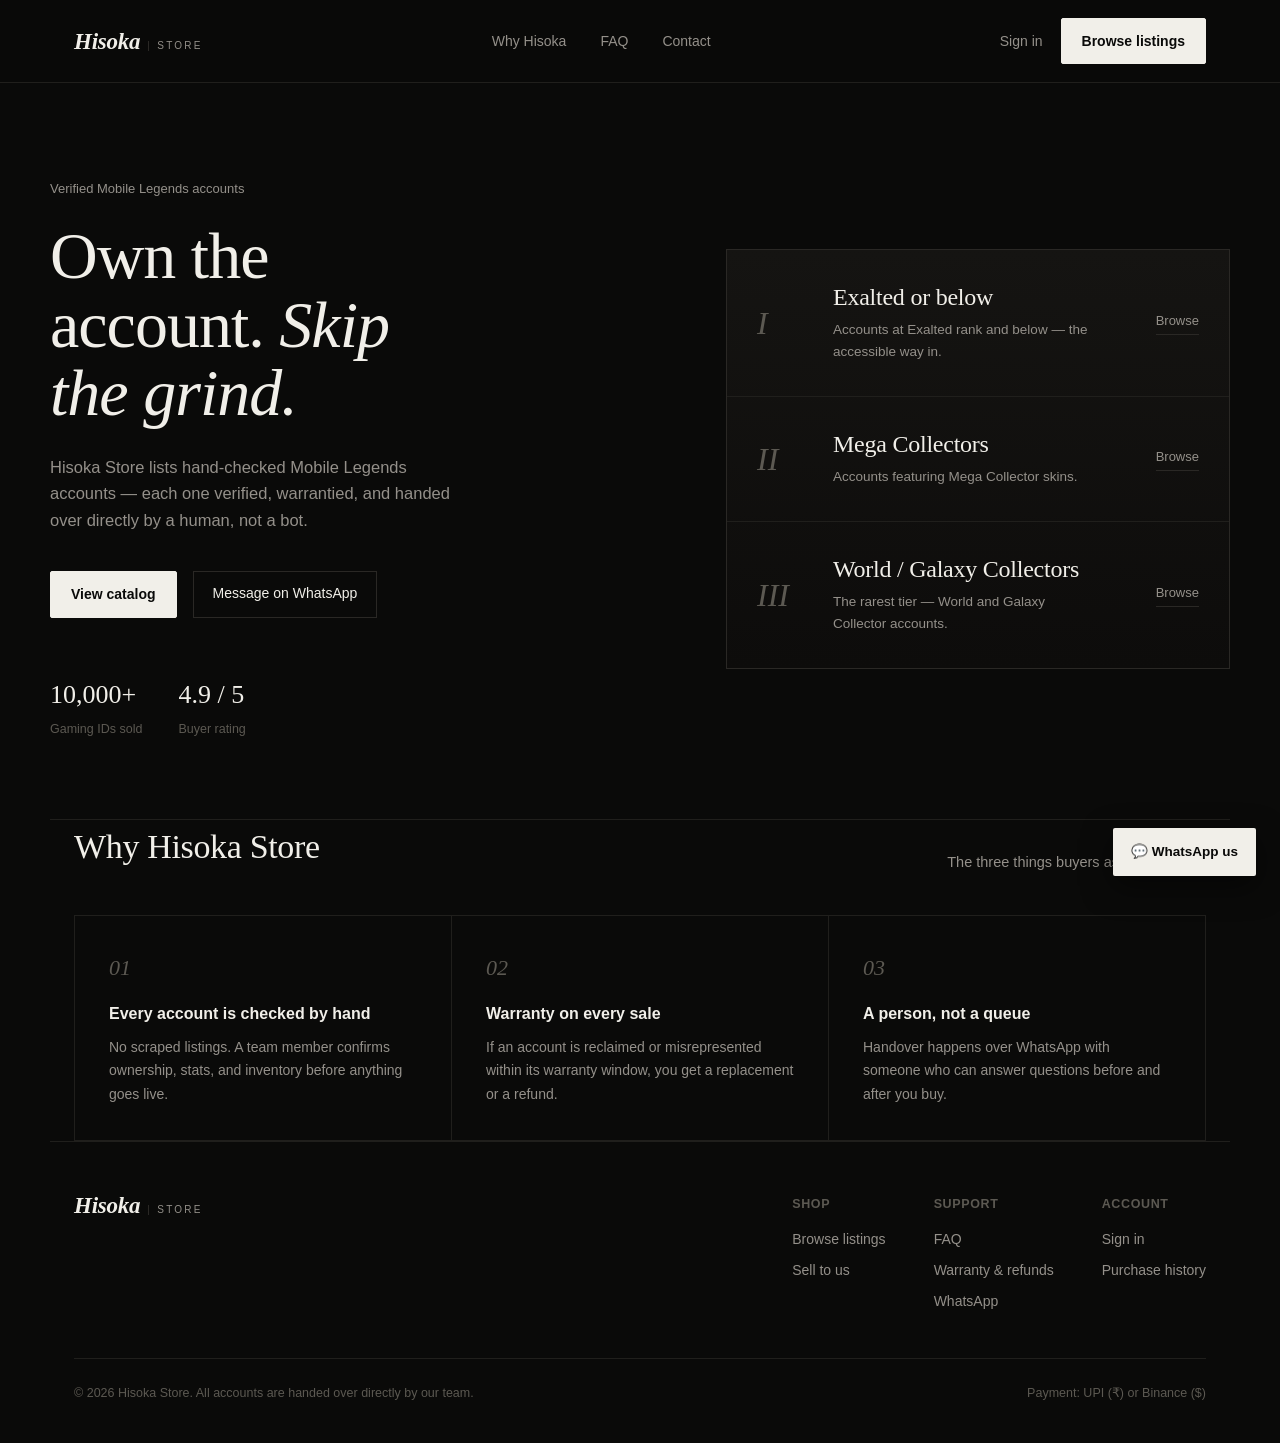
<file: index.html>
<!DOCTYPE html>
<html lang="en">
<head>
<meta charset="UTF-8">
<meta name="viewport" content="width=device-width, initial-scale=1, viewport-fit=cover">
<meta http-equiv="Content-Security-Policy" content="default-src 'self'; script-src 'self' 'unsafe-inline'; style-src 'self' 'unsafe-inline' https://fonts.googleapis.com; font-src https://fonts.gstatic.com; img-src 'self' data: https:; connect-src 'none'; base-uri 'self'; form-action 'self'; object-src 'none'; frame-src 'none'">
<meta name="referrer" content="strict-origin-when-cross-origin">
<title>Hisoka Store</title>
<link rel="preconnect" href="https://fonts.googleapis.com">
<link rel="preconnect" href="https://fonts.gstatic.com" crossorigin>
<link href="https://fonts.googleapis.com/css2?family=Fraunces:ital,wght@0,400;0,600;1,400;1,500&family=Inter:wght@400;500;600&display=swap" rel="stylesheet">
<style>
  :root{
    --bg:#0a0a09; --bg-alt:#131211; --panel:#171614;
    --fg:#f1efe9; --muted:#94908a; --faint:#5c5952;
    --line:#2a2825; --line-soft:#201f1c;
    --white:#f1efe9;
    box-sizing:border-box;
    padding-top:env(safe-area-inset-top,0px);
    padding-bottom:env(safe-area-inset-bottom,0px);
  }
  *{box-sizing:inherit; margin:0; padding:0;}
  html{scroll-padding-top:env(safe-area-inset-top,0px); scroll-behavior:smooth;}
  body{
    background:var(--bg); color:var(--fg);
    font-family:'Inter',sans-serif; font-size:16px; line-height:1.6;
    -webkit-font-smoothing:antialiased;
    overflow-x:hidden;
  }
  img{max-width:100%; display:block;}
  a{color:inherit; text-decoration:none;}
  .wrap{max-width:1180px; margin:0 auto; padding:0 24px;}
  ::selection{background:var(--fg); color:var(--bg);}

  /* ---- header ---- */
  header{
    position:sticky; top:0; z-index:50;
    background:rgba(10,10,9,0.85); backdrop-filter:blur(10px);
    border-bottom:1px solid var(--line-soft);
    padding-top:env(safe-area-inset-top,0px);
  }
  .nav{display:flex; align-items:center; justify-content:space-between; padding:18px 24px; max-width:1180px; margin:0 auto;}
  .logo{display:flex; align-items:baseline; gap:8px; line-height:1;}
  .logo .word{font-family:'Fraunces',serif; font-style:italic; font-weight:600; font-size:23px; letter-spacing:-0.01em;}
  .logo .sub{font-size:10px; letter-spacing:0.22em; color:var(--muted); border-left:1px solid var(--line); padding-left:8px;}
  nav.links{display:flex; gap:34px; font-size:14px; color:var(--muted);}
  nav.links a{transition:color .2s ease;}
  nav.links a:hover{color:var(--fg);}
  .nav-actions{display:flex; align-items:center; gap:18px;}
  .btn-ghost{font-size:14px; color:var(--muted); transition:color .2s ease;}
  .btn-ghost:hover{color:var(--fg);}
  .btn{
    display:inline-flex; align-items:center; gap:8px;
    background:var(--fg); color:var(--bg);
    padding:11px 20px; font-size:14px; font-weight:600;
    border:1px solid var(--fg); border-radius:2px;
    transition:transform .18s ease, box-shadow .18s ease;
  }
  .btn:hover{transform:translateY(-1px); box-shadow:0 6px 20px rgba(0,0,0,.35);}
  .btn-outline{
    background:transparent; color:var(--fg); border:1px solid var(--line);
    padding:10px 19px; font-size:14px;
    transition:border-color .2s ease, background .2s ease;
  }
  .btn-outline:hover{border-color:var(--fg); background:rgba(255,255,255,.03);}
  .menu-toggle{display:none; flex-direction:column; gap:5px; width:22px; cursor:pointer; background:none; border:none;}
  .menu-toggle span{height:1px; background:var(--fg); width:100%;}

  /* ---- hero ---- */
  .hero{
    padding:96px 0 80px; border-bottom:1px solid var(--line-soft);
    display:grid; grid-template-columns:1.1fr 0.9fr; gap:60px; align-items:center;
  }
  .hero-eyebrow{font-size:13px; color:var(--muted); margin-bottom:22px;}
  .hero h1{
    font-family:'Fraunces',serif; font-weight:400; font-size:clamp(40px,5.4vw,66px);
    line-height:1.04; letter-spacing:-0.015em; max-width:11.5ch;
  }
  .hero h1 em{font-style:italic; font-weight:500;}
  .hero p.lede{margin-top:26px; color:var(--muted); max-width:46ch; font-size:16.5px;}
  .hero-cta{margin-top:38px; display:flex; gap:16px; flex-wrap:wrap;}
  .hero-stats{display:flex; gap:36px; margin-top:56px;}
  .stat .n{font-family:'Fraunces',serif; font-size:26px;}
  .stat .l{font-size:12.5px; color:var(--faint); margin-top:4px;}

  .tier-list{display:flex; flex-direction:column; border:1px solid var(--line); background:linear-gradient(180deg,#151412,#0d0c0b);}
  .tier{
    display:grid; grid-template-columns:56px 1fr auto; align-items:center; gap:20px;
    padding:34px 30px; border-top:1px solid var(--line-soft); position:relative;
    transition:background .3s ease;
    opacity:0; transform:translateY(14px);
    animation:rise .7s cubic-bezier(.2,.7,.2,1) forwards;
  }
  .tier:first-child{border-top:none; animation-delay:.12s;}
  .tier:nth-child(2){animation-delay:.28s;}
  .tier:nth-child(3){animation-delay:.44s;}
  .tier::before{content:""; position:absolute; left:0; top:0; bottom:0; width:2px; background:var(--fg); transform:scaleY(0); transform-origin:top; transition:transform .35s ease;}
  .tier:hover{background:rgba(241,239,233,.035);}
  .tier:hover::before{transform:scaleY(1);}
  .tier .num{font-family:'Fraunces',serif; font-style:italic; font-size:32px; color:var(--faint); transition:color .3s ease;}
  .tier:hover .num{color:var(--fg);}
  .tier .name{font-family:'Fraunces',serif; font-size:24px; letter-spacing:-0.01em; line-height:1.15;}
  .tier .desc{font-size:13.5px; color:var(--muted); margin-top:7px; max-width:34ch;}
  .tier .go{font-size:13px; color:var(--muted); white-space:nowrap; border-bottom:1px solid var(--line); padding-bottom:2px; transition:color .25s ease, border-color .25s ease;}
  .tier:hover .go{color:var(--fg); border-color:var(--fg);}
  @keyframes rise{to{opacity:1; transform:translateY(0);}}

  /* ---- section shell ---- */
  section{padding:76px 0; border-bottom:1px solid var(--line-soft);}
  .section-head{display:flex; justify-content:space-between; align-items:flex-end; margin-bottom:40px; gap:20px;}
  .section-head h2{font-family:'Fraunces',serif; font-weight:400; font-size:clamp(26px,3vw,34px); letter-spacing:-0.01em;}
  .section-head p{color:var(--muted); font-size:14.5px; max-width:34ch;}

  /* ---- categories ---- */
  .cat-grid{display:grid; grid-template-columns:repeat(3,1fr); gap:1px; background:var(--line-soft); border:1px solid var(--line-soft);}
  .cat-tile{
    background:var(--bg); padding:34px 22px; position:relative; min-height:150px;
    display:flex; flex-direction:column; justify-content:space-between;
    transition:background .25s ease;
  }
  .cat-tile:hover{background:var(--bg-alt);}
  .cat-tile .name{font-family:'Fraunces',serif; font-style:italic; font-size:20px;}
  .cat-tile .count{font-size:12.5px; color:var(--faint);}
  .cat-tile .arrow{align-self:flex-end; font-size:18px; color:var(--muted); transition:transform .25s ease;}
  .cat-tile:hover .arrow{transform:translate(3px,-3px);}

  /* ---- listings ---- */
  .grid4{display:grid; grid-template-columns:repeat(4,1fr); gap:22px;}
  .listing{border:1px solid var(--line); transition:border-color .2s ease;}
  .listing:hover{border-color:var(--faint);}
  .listing .thumb{aspect-ratio:4/3; background:linear-gradient(135deg,#1c1a17,#0e0d0c); position:relative; overflow:hidden;}
  .listing .thumb::after{content:attr(data-tag); position:absolute; top:12px; left:12px; font-size:10.5px; letter-spacing:.06em; color:var(--muted); border:1px solid var(--line); padding:4px 8px; background:rgba(10,10,9,.6);}
  .listing .body{padding:18px;}
  .listing .collection{font-size:11.5px; color:var(--muted); margin-bottom:6px;}
  .listing .title{font-size:15.5px; font-weight:500; margin-bottom:10px; line-height:1.35;}
  .listing .meta{display:flex; justify-content:space-between; align-items:center; border-top:1px solid var(--line-soft); padding-top:12px;}
  .listing .price{font-family:'Fraunces',serif; font-size:18px;}
  .listing .warranty{font-size:11.5px; color:var(--faint);}

  /* ---- whatsapp cta band ---- */
  .cta-band{
    background:var(--panel); border:1px solid var(--line);
    padding:52px; display:flex; justify-content:space-between; align-items:center; gap:30px;
  }
  .cta-band h3{font-family:'Fraunces',serif; font-weight:400; font-size:28px; max-width:16ch;}
  .cta-band p{color:var(--muted); margin-top:10px; font-size:14.5px;}
  .wa-btn{
    display:inline-flex; align-items:center; gap:10px; white-space:nowrap;
    background:var(--fg); color:var(--bg); padding:14px 24px; font-weight:600; font-size:15px; border-radius:2px;
    transition:transform .18s ease;
  }
  .wa-btn:hover{transform:translateY(-1px);}

  /* ---- why us ---- */
  .why-grid{display:grid; grid-template-columns:repeat(3,1fr); gap:1px; background:var(--line-soft); border:1px solid var(--line-soft);}
  .why-item{background:var(--bg); padding:34px;}
  .why-item .mark{font-family:'Fraunces',serif; font-style:italic; font-size:22px; color:var(--faint); margin-bottom:16px;}
  .why-item h4{font-size:16px; margin-bottom:10px;}
  .why-item p{font-size:14px; color:var(--muted); line-height:1.65;}

  /* ---- footer ---- */
  footer{padding:52px 0 40px;}
  .foot-top{display:flex; justify-content:space-between; flex-wrap:wrap; gap:32px; padding-bottom:36px; border-bottom:1px solid var(--line-soft);}
  .foot-links{display:flex; gap:48px; flex-wrap:wrap;}
  .foot-col h5{font-size:12.5px; color:var(--faint); letter-spacing:.05em; margin-bottom:14px;}
  .foot-col a{display:block; font-size:14px; color:var(--muted); margin-bottom:9px; transition:color .2s ease;}
  .foot-col a:hover{color:var(--fg);}
  .foot-bottom{display:flex; justify-content:space-between; padding-top:24px; font-size:12.5px; color:var(--faint); flex-wrap:wrap; gap:10px;}

  /* ---- floating whatsapp ---- */
  .wa-float{
    position:fixed; bottom:24px; right:24px; z-index:60;
    padding-bottom:env(safe-area-inset-bottom,0px);
    background:var(--fg); color:var(--bg); border-radius:2px;
    padding:13px 18px; font-size:13.5px; font-weight:600;
    display:flex; align-items:center; gap:8px;
    box-shadow:0 10px 30px rgba(0,0,0,.5);
    transition:transform .2s ease;
  }
  .wa-float:hover{transform:translateY(-2px);}

  @media (max-width:880px){
    nav.links{display:none;}
    .menu-toggle{display:flex;}
    .hero{grid-template-columns:1fr; padding:56px 0 48px;}
    .tier-list{margin-top:20px;}
    .tier{grid-template-columns:40px 1fr; padding:24px 20px; gap:14px;}
    .tier .go{display:none;}
    .tier .num{font-size:26px;}
    .tier .name{font-size:21px;}
    .cat-grid{grid-template-columns:1fr;}
    .grid4{grid-template-columns:repeat(2,1fr);}
    .why-grid{grid-template-columns:1fr;}
    .cta-band{flex-direction:column; align-items:flex-start; padding:34px;}
    .hero-stats{gap:24px;}
  }
  @media (prefers-reduced-motion:reduce){
    .tier{animation:none; opacity:1; transform:none;}
    html{scroll-behavior:auto;}
  }
</style>
</head>
<body>

<header>
  <div class="nav">
    <div class="logo"><span class="word">Hisoka</span><span class="sub">STORE</span></div>
    <nav class="links">
      <a href="#why">Why Hisoka</a>
      <a href="hisoka-store-trust.html">FAQ</a>
      <a href="#contact">Contact</a>
    </nav>
    <div class="nav-actions">
      <a class="btn-ghost" href="hisoka-store-account.html">Sign in</a>
      <a class="btn" href="hisoka-store-catalog.html">Browse listings</a>
      <button class="menu-toggle" aria-label="Menu"><span></span><span></span><span></span></button>
    </div>
  </div>
</header>

<main>
  <section class="hero wrap" style="border-bottom:1px solid var(--line-soft); padding-left:0; padding-right:0;">
    <div>
      <div class="hero-eyebrow">Verified Mobile Legends accounts</div>
      <h1>Own the account. <em>Skip the grind.</em></h1>
      <p class="lede">Hisoka Store lists hand-checked Mobile Legends accounts — each one verified, warrantied, and handed over directly by a human, not a bot.</p>
      <div class="hero-cta">
        <a class="btn" href="hisoka-store-catalog.html">View catalog</a>
        <a class="btn-outline" href="#contact">Message on WhatsApp</a>
      </div>
      <div class="hero-stats">
        <div class="stat"><div class="n">10,000+</div><div class="l">Gaming IDs sold</div></div>
        <div class="stat"><div class="n">4.9 / 5</div><div class="l">Buyer rating</div></div>
      </div>
    </div>
    <div class="tier-list">
      <a class="tier" href="hisoka-store-catalog.html?category=Exalted%20or%20below">
        <span class="num">I</span>
        <div><div class="name">Exalted or below</div><div class="desc">Accounts at Exalted rank and below — the accessible way in.</div></div>
        <span class="go">Browse</span>
      </a>
      <a class="tier" href="hisoka-store-catalog.html?category=Mega%20Collectors">
        <span class="num">II</span>
        <div><div class="name">Mega Collectors</div><div class="desc">Accounts featuring Mega Collector skins.</div></div>
        <span class="go">Browse</span>
      </a>
      <a class="tier" href="hisoka-store-catalog.html?category=World%2FGalaxy%20Collectors">
        <span class="num">III</span>
        <div><div class="name">World / Galaxy Collectors</div><div class="desc">The rarest tier — World and Galaxy Collector accounts.</div></div>
        <span class="go">Browse</span>
      </a>
    </div>
  </section>

  <section id="why" class="wrap">
    <div class="section-head">
      <h2>Why Hisoka Store</h2>
      <p>The three things buyers ask about most.</p>
    </div>
    <div class="why-grid">
      <div class="why-item">
        <div class="mark">01</div>
        <h4>Every account is checked by hand</h4>
        <p>No scraped listings. A team member confirms ownership, stats, and inventory before anything goes live.</p>
      </div>
      <div class="why-item">
        <div class="mark">02</div>
        <h4>Warranty on every sale</h4>
        <p>If an account is reclaimed or misrepresented within its warranty window, you get a replacement or a refund.</p>
      </div>
      <div class="why-item">
        <div class="mark">03</div>
        <h4>A person, not a queue</h4>
        <p>Handover happens over WhatsApp with someone who can answer questions before and after you buy.</p>
      </div>
    </div>
  </section>
</main>

<footer id="contact">
  <div class="wrap">
    <div class="foot-top">
      <div class="logo"><span class="word">Hisoka</span><span class="sub">STORE</span></div>
      <div class="foot-links">
        <div class="foot-col">
          <h5>SHOP</h5>
          <a href="hisoka-store-catalog.html">Browse listings</a>
          <a href="#">Sell to us</a>
        </div>
        <div class="foot-col">
          <h5>SUPPORT</h5>
          <a href="hisoka-store-trust.html#faq">FAQ</a>
          <a href="hisoka-store-trust.html#warranty">Warranty &amp; refunds</a>
          <a href="https://wa.me/916009021896" target="_blank" rel="noopener">WhatsApp</a>
        </div>
        <div class="foot-col">
          <h5>ACCOUNT</h5>
          <a href="hisoka-store-account.html">Sign in</a>
          <a href="hisoka-store-dashboard.html">Purchase history</a>
        </div>
      </div>
    </div>
    <div class="foot-bottom">
      <span>© 2026 Hisoka Store. All accounts are handed over directly by our team.</span>
      <span>Payment: UPI (₹) or Binance ($)</span>
    </div>
  </div>
</footer>

<a class="wa-float" href="https://wa.me/916009021896" target="_blank" rel="noopener">💬 WhatsApp us</a>

</body>
</html>
</file>
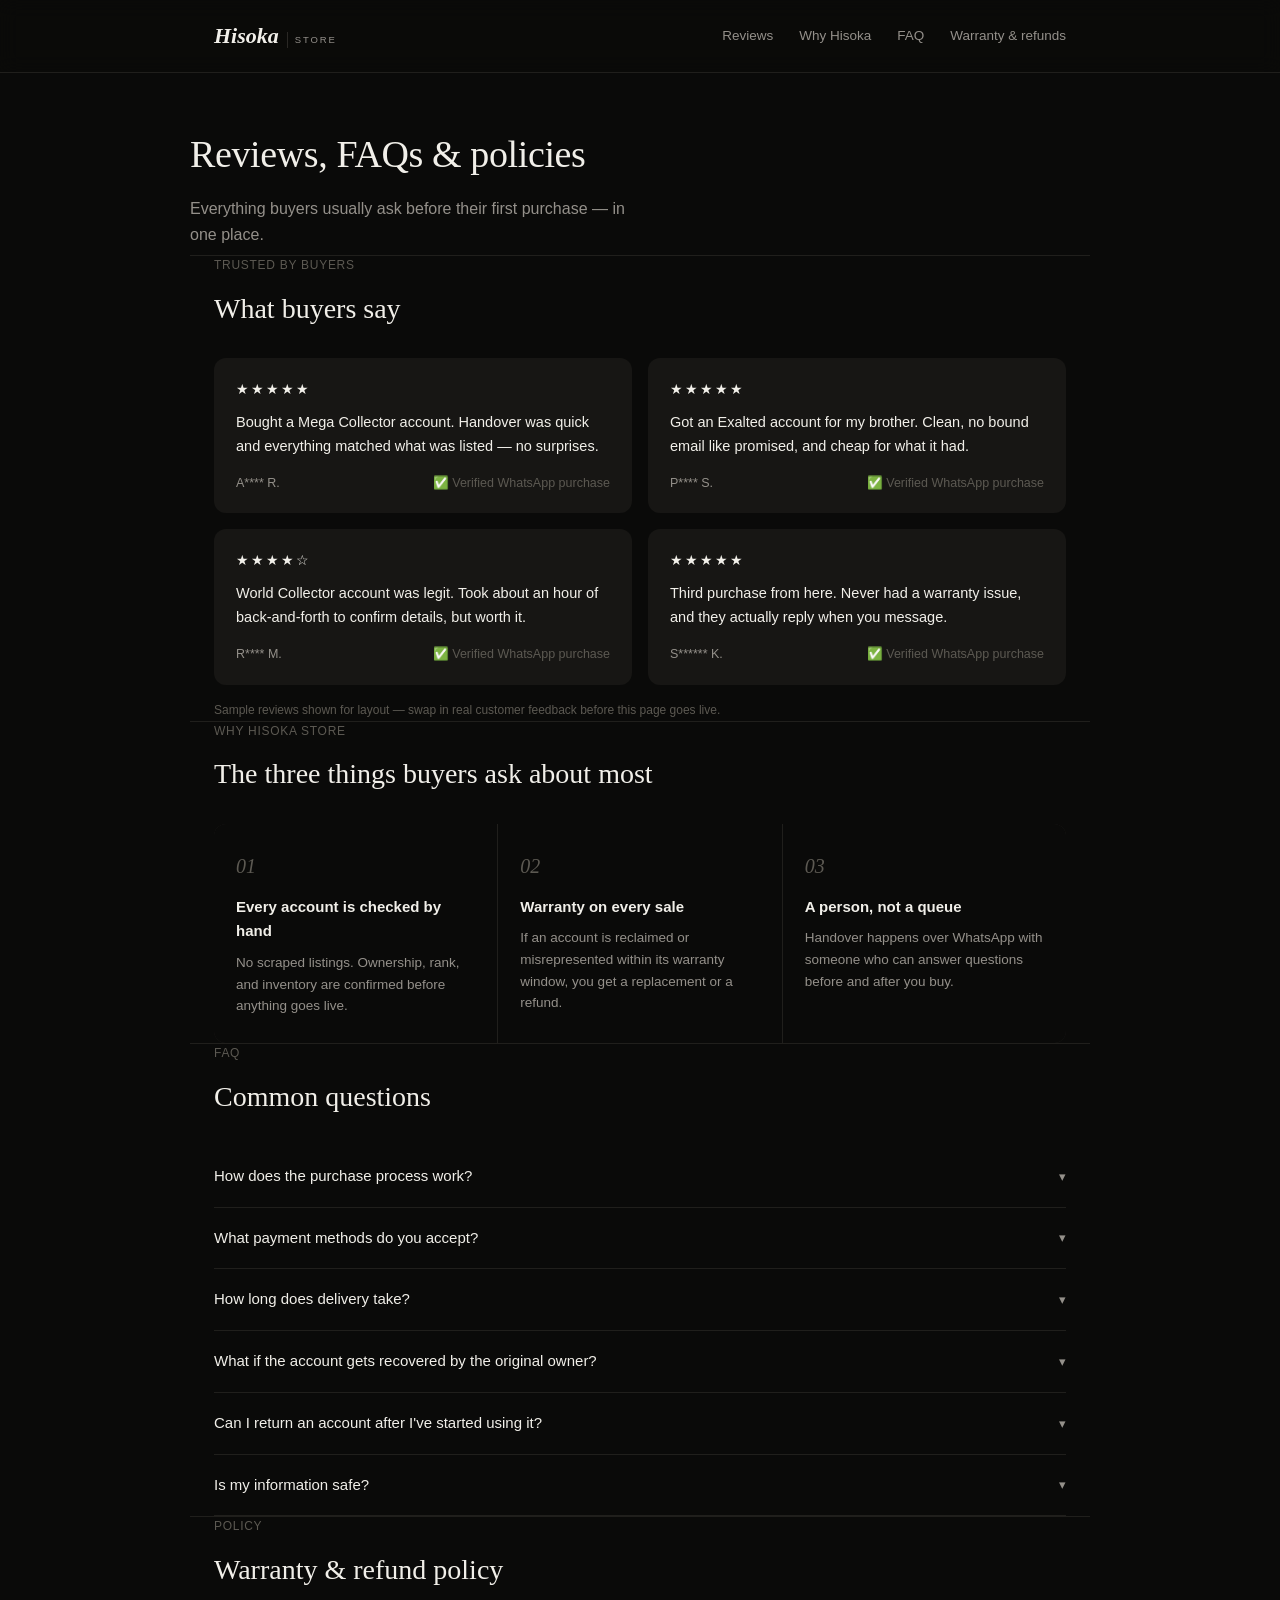
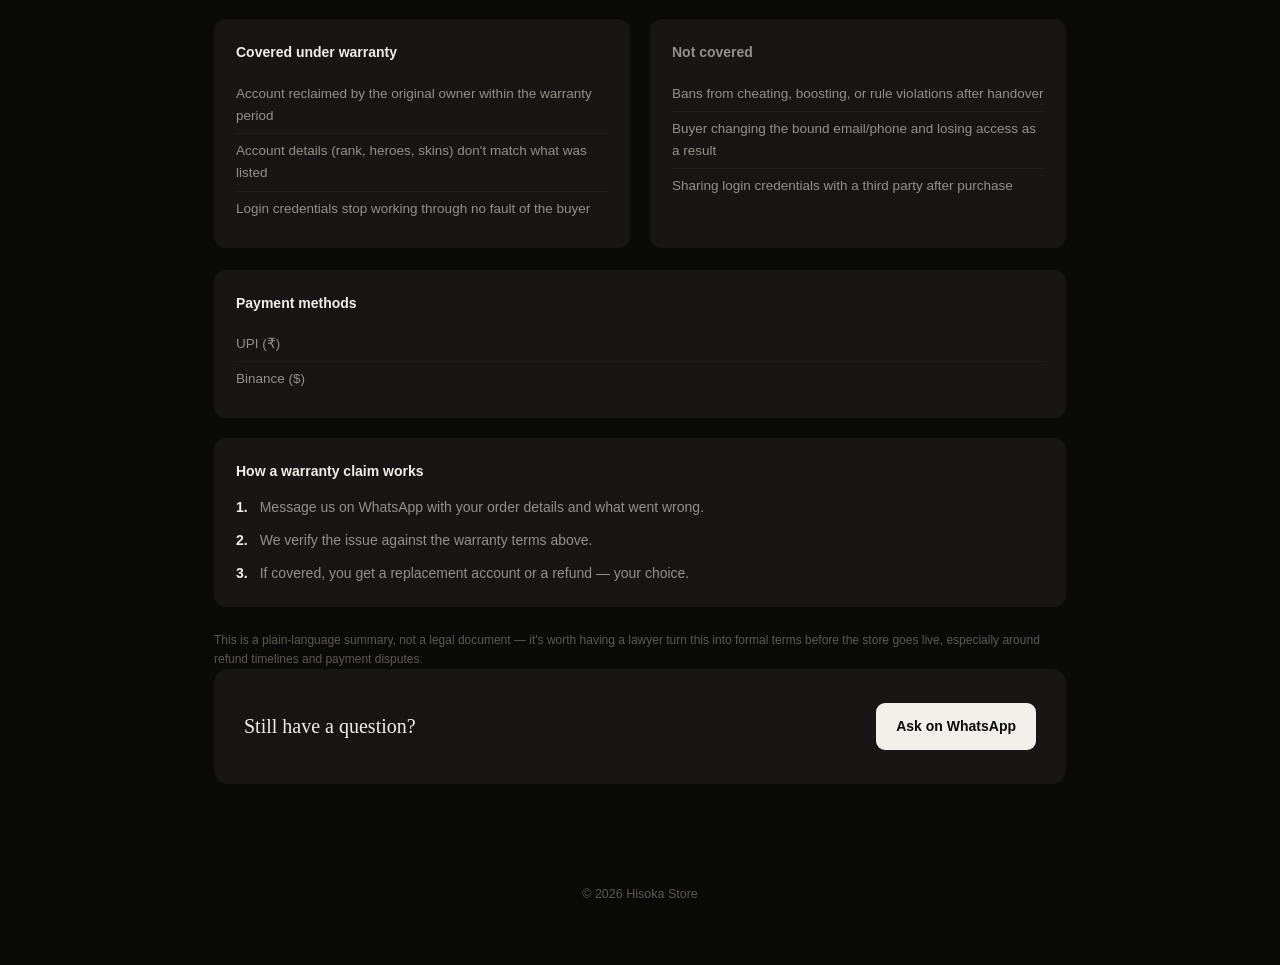
<file: hisoka-store-trust.html>
<!DOCTYPE html>
<html lang="en">
<head>
<meta charset="UTF-8">
<meta name="viewport" content="width=device-width, initial-scale=1, viewport-fit=cover">
<meta http-equiv="Content-Security-Policy" content="default-src 'self'; script-src 'self' 'unsafe-inline'; style-src 'self' 'unsafe-inline' https://fonts.googleapis.com; font-src https://fonts.gstatic.com; img-src 'self' data: https:; connect-src 'none'; base-uri 'self'; form-action 'self'; object-src 'none'; frame-src 'none'">
<meta name="referrer" content="strict-origin-when-cross-origin">
<title>FAQ, Reviews & Policies — Hisoka Store</title>
<link rel="preconnect" href="https://fonts.googleapis.com">
<link rel="preconnect" href="https://fonts.gstatic.com" crossorigin>
<link href="https://fonts.googleapis.com/css2?family=Fraunces:ital,wght@0,400;0,600;1,400;1,500&family=Inter:wght@400;500;600&display=swap" rel="stylesheet">
<style>
  :root{
    --bg:#0a0a09; --bg-alt:#131211; --panel:#171614;
    --fg:#f1efe9; --muted:#94908a; --faint:#5c5952;
    --line:#2a2825; --line-soft:#201f1c;
    box-sizing:border-box; padding-top:env(safe-area-inset-top,0px); padding-bottom:env(safe-area-inset-bottom,0px);
  }
  *{box-sizing:inherit; margin:0; padding:0;}
  html{scroll-padding-top:80px;}
  body{background:var(--bg); color:var(--fg); font-family:'Inter',sans-serif; font-size:16px; line-height:1.65; -webkit-font-smoothing:antialiased;}
  a{color:inherit; text-decoration:none;}
  .wrap{max-width:900px; margin:0 auto; padding:0 24px;}

  header{position:sticky; top:0; z-index:50; background:rgba(10,10,9,0.9); backdrop-filter:blur(10px); border-bottom:1px solid var(--line-soft); padding-top:env(safe-area-inset-top,0px);}
  .nav{display:flex; align-items:center; justify-content:space-between; padding:18px 24px; max-width:900px; margin:0 auto;}
  .logo{display:flex; align-items:baseline; gap:8px;}
  .logo .word{font-family:'Fraunces',serif; font-style:italic; font-weight:600; font-size:22px;}
  .logo .sub{font-size:9.5px; letter-spacing:.2em; color:var(--muted); border-left:1px solid var(--line); padding-left:7px;}
  .jump{display:flex; gap:26px; font-size:13.5px; color:var(--muted);}
  .jump a:hover{color:var(--fg);}
  @media (max-width:640px){ .jump{display:none;} }

  .page-head{padding:50px 0 6px;}
  .page-head h1{font-family:'Fraunces',serif; font-weight:400; font-size:clamp(28px,4vw,38px); letter-spacing:-0.01em;}
  .page-head p{color:var(--muted); margin-top:10px; max-width:52ch;}

  section{padding:56px 0; border-top:1px solid var(--line-soft);}
  .section-tag{font-size:12px; letter-spacing:.06em; color:var(--faint); margin-bottom:10px;}
  h2{font-family:'Fraunces',serif; font-weight:400; font-size:clamp(22px,3vw,28px); margin-bottom:26px;}

  /* reviews */
  .review-grid{display:grid; grid-template-columns:1fr 1fr; gap:16px;}
  .review{background:var(--panel); border-radius:12px; padding:20px 22px;}
  .review .stars{color:var(--fg); font-size:14px; letter-spacing:2px;}
  .review .body{margin:10px 0 14px; font-size:14.5px; color:var(--fg);}
  .review .who{display:flex; justify-content:space-between; align-items:center; font-size:12.5px; color:var(--muted);}
  .review .verified{color:var(--faint);}
  .sample-note{font-size:12px; color:var(--faint); margin-top:16px;}
  @media (max-width:640px){ .review-grid{grid-template-columns:1fr;} }

  /* why us */
  .why-grid{display:grid; grid-template-columns:repeat(3,1fr); gap:1px; background:var(--line-soft); border-radius:12px; overflow:hidden;}
  .why-item{background:var(--bg); padding:26px 22px;}
  .why-item .mark{font-family:'Fraunces',serif; font-style:italic; font-size:20px; color:var(--faint); margin-bottom:12px;}
  .why-item h4{font-size:15px; margin-bottom:8px;}
  .why-item p{font-size:13.5px; color:var(--muted); line-height:1.6;}
  @media (max-width:640px){ .why-grid{grid-template-columns:1fr;} }

  /* faq accordion */
  .faq-item{border-bottom:1px solid var(--line-soft);}
  .faq-q{display:flex; justify-content:space-between; align-items:center; padding:18px 0; cursor:pointer; font-size:15px; font-weight:500;}
  .faq-q .chev{color:var(--muted); font-size:13px; transition:transform .2s ease;}
  .faq-item.open .chev{transform:rotate(180deg);}
  .faq-a{max-height:0; overflow:hidden; transition:max-height .25s ease;}
  .faq-a p{padding-bottom:18px; color:var(--muted); font-size:14.5px; max-width:64ch;}

  /* warranty */
  .policy-grid{display:grid; grid-template-columns:1fr 1fr; gap:20px; margin-bottom:22px;}
  .policy-box{background:var(--panel); border-radius:12px; padding:22px;}
  .policy-box h4{font-size:14px; margin-bottom:12px;}
  .policy-box.covered h4{color:var(--fg);}
  .policy-box.excluded h4{color:var(--muted);}
  .policy-box ul{list-style:none;}
  .policy-box li{font-size:13.5px; color:var(--muted); padding:6px 0; border-top:1px solid var(--line-soft);}
  .policy-box li:first-child{border-top:none;}
  .policy-steps{display:flex; flex-direction:column; gap:10px; margin-top:6px;}
  .policy-steps .step{display:flex; gap:12px; font-size:14px; color:var(--muted);}
  .policy-steps .step b{color:var(--fg); font-weight:600;}
  .legal-note{font-size:12px; color:var(--faint); margin-top:20px; line-height:1.6;}

  .cta-band{background:var(--panel); border-radius:14px; padding:34px 30px; display:flex; justify-content:space-between; align-items:center; gap:20px; flex-wrap:wrap;}
  .cta-band h3{font-family:'Fraunces',serif; font-weight:400; font-size:20px;}
  .wa-btn{display:inline-flex; align-items:center; gap:8px; background:var(--fg); color:var(--bg); padding:12px 20px; border-radius:9px; font-weight:600; font-size:14px;}

  footer{padding:40px 0 60px; text-align:center; font-size:12.5px; color:var(--faint);}
</style>
</head>
<body>

<header>
  <div class="nav">
    <a class="logo" href="index.html"><span class="word">Hisoka</span><span class="sub">STORE</span></a>
    <div class="jump">
      <a href="#reviews">Reviews</a>
      <a href="#why">Why Hisoka</a>
      <a href="#faq">FAQ</a>
      <a href="#warranty">Warranty &amp; refunds</a>
    </div>
  </div>
</header>

<div class="wrap page-head">
  <h1>Reviews, FAQs &amp; policies</h1>
  <p>Everything buyers usually ask before their first purchase — in one place.</p>
</div>

<!-- ================= REVIEWS ================= -->
<section id="reviews" class="wrap">
  <div class="section-tag">TRUSTED BY BUYERS</div>
  <h2>What buyers say</h2>
  <div class="review-grid">
    <div class="review">
      <div class="stars">★★★★★</div>
      <div class="body">Bought a Mega Collector account. Handover was quick and everything matched what was listed — no surprises.</div>
      <div class="who"><span>A**** R.</span><span class="verified">✅ Verified WhatsApp purchase</span></div>
    </div>
    <div class="review">
      <div class="stars">★★★★★</div>
      <div class="body">Got an Exalted account for my brother. Clean, no bound email like promised, and cheap for what it had.</div>
      <div class="who"><span>P**** S.</span><span class="verified">✅ Verified WhatsApp purchase</span></div>
    </div>
    <div class="review">
      <div class="stars">★★★★☆</div>
      <div class="body">World Collector account was legit. Took about an hour of back-and-forth to confirm details, but worth it.</div>
      <div class="who"><span>R**** M.</span><span class="verified">✅ Verified WhatsApp purchase</span></div>
    </div>
    <div class="review">
      <div class="stars">★★★★★</div>
      <div class="body">Third purchase from here. Never had a warranty issue, and they actually reply when you message.</div>
      <div class="who"><span>S****** K.</span><span class="verified">✅ Verified WhatsApp purchase</span></div>
    </div>
  </div>
  <div class="sample-note">Sample reviews shown for layout — swap in real customer feedback before this page goes live.</div>
</section>

<!-- ================= WHY US ================= -->
<section id="why" class="wrap">
  <div class="section-tag">WHY HISOKA STORE</div>
  <h2>The three things buyers ask about most</h2>
  <div class="why-grid">
    <div class="why-item">
      <div class="mark">01</div>
      <h4>Every account is checked by hand</h4>
      <p>No scraped listings. Ownership, rank, and inventory are confirmed before anything goes live.</p>
    </div>
    <div class="why-item">
      <div class="mark">02</div>
      <h4>Warranty on every sale</h4>
      <p>If an account is reclaimed or misrepresented within its warranty window, you get a replacement or a refund.</p>
    </div>
    <div class="why-item">
      <div class="mark">03</div>
      <h4>A person, not a queue</h4>
      <p>Handover happens over WhatsApp with someone who can answer questions before and after you buy.</p>
    </div>
  </div>
</section>

<!-- ================= FAQ ================= -->
<section id="faq" class="wrap">
  <div class="section-tag">FAQ</div>
  <h2>Common questions</h2>
  <div id="faqList"></div>
</section>

<!-- ================= WARRANTY & REFUNDS ================= -->
<section id="warranty" class="wrap">
  <div class="section-tag">POLICY</div>
  <h2>Warranty &amp; refund policy</h2>

  <div class="policy-grid">
    <div class="policy-box covered">
      <h4>Covered under warranty</h4>
      <ul>
        <li>Account reclaimed by the original owner within the warranty period</li>
        <li>Account details (rank, heroes, skins) don't match what was listed</li>
        <li>Login credentials stop working through no fault of the buyer</li>
      </ul>
    </div>
    <div class="policy-box excluded">
      <h4>Not covered</h4>
      <ul>
        <li>Bans from cheating, boosting, or rule violations after handover</li>
        <li>Buyer changing the bound email/phone and losing access as a result</li>
        <li>Sharing login credentials with a third party after purchase</li>
      </ul>
    </div>
  </div>

  <div class="policy-box" style="margin-bottom:20px;">
    <h4>Payment methods</h4>
    <ul>
      <li>UPI (₹)</li>
      <li>Binance ($)</li>
    </ul>
  </div>

  <div class="policy-box" style="margin-bottom:24px;">
    <h4>How a warranty claim works</h4>
    <div class="policy-steps">
      <div class="step"><b>1.</b> Message us on WhatsApp with your order details and what went wrong.</div>
      <div class="step"><b>2.</b> We verify the issue against the warranty terms above.</div>
      <div class="step"><b>3.</b> If covered, you get a replacement account or a refund — your choice.</div>
    </div>
  </div>

  <p class="legal-note">This is a plain-language summary, not a legal document — it's worth having a lawyer turn this into formal terms before the store goes live, especially around refund timelines and payment disputes.</p>
</section>

<div class="wrap" style="padding:0 24px 60px;">
  <div class="cta-band">
    <div>
      <h3>Still have a question?</h3>
    </div>
    <a class="wa-btn" href="https://wa.me/916009021896" target="_blank" rel="noopener">Ask on WhatsApp</a>
  </div>
</div>

<footer>© 2026 Hisoka Store</footer>

<script>
const FAQS = [
  { q:"How does the purchase process work?", a:"Browse the catalog, message us on WhatsApp about the listing you want, we confirm it's still available and answer any questions, then agree on payment and hand the account over directly." },
  { q:"What payment methods do you accept?", a:"UPI (₹) or Binance ($), confirmed over WhatsApp before handover. We'll never ask for your Mobile Legends password or OTPs as part of payment." },
  { q:"How long does delivery take?", a:"Usually within a few hours of payment being confirmed. We'll tell you upfront if a specific listing needs longer." },
  { q:"What if the account gets recovered by the original owner?", a:"That's covered under warranty — see the Warranty & Refund Policy above for how to raise it and what you're entitled to." },
  { q:"Can I return an account after I've started using it?", a:"Generally no, unless the issue falls under our warranty terms. Changing the bound email/phone or breaking platform rules after handover voids the warranty." },
  { q:"Is my information safe?", a:"We only ask for what's needed to complete the handover — we don't need or want your personal details beyond that." },
];

const list = document.getElementById("faqList");
list.innerHTML = FAQS.map((f, i) => `
  <div class="faq-item" id="faq-${i}">
    <div class="faq-q" onclick="toggleFaq(${i})">
      <span>${f.q}</span>
      <span class="chev">▾</span>
    </div>
    <div class="faq-a"><p>${f.a}</p></div>
  </div>
`).join("");

window.toggleFaq = function(i){
  const item = document.getElementById("faq-" + i);
  const answer = item.querySelector(".faq-a");
  const isOpen = item.classList.contains("open");
  document.querySelectorAll(".faq-item.open").forEach(el => {
    el.classList.remove("open");
    el.querySelector(".faq-a").style.maxHeight = null;
  });
  if (!isOpen){
    item.classList.add("open");
    answer.style.maxHeight = answer.scrollHeight + "px";
  }
};
</script>

</body>
</html>
</file>
